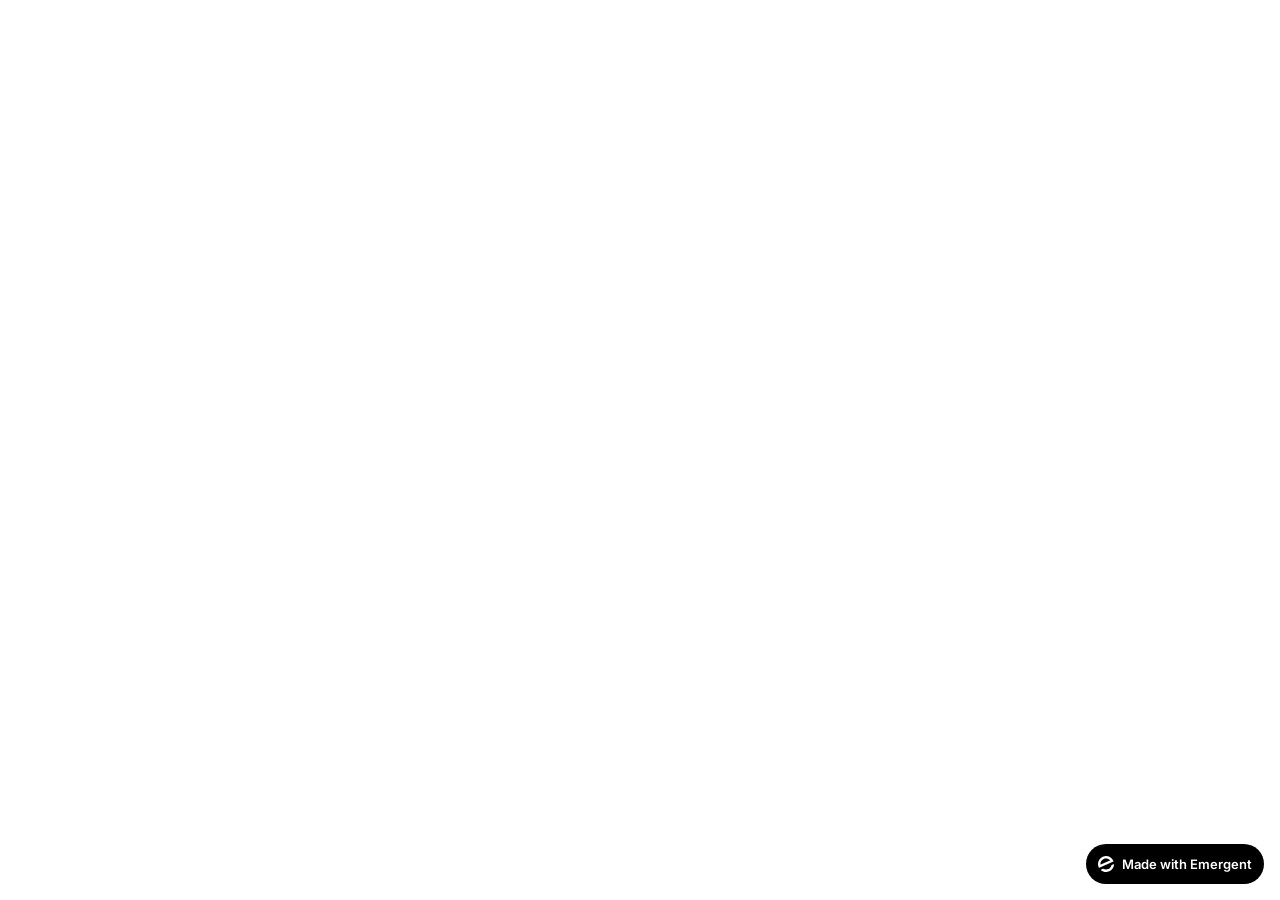
<file: frontend/public/index.html>
<!doctype html>
<html lang="en">
    <head>
        <meta charset="utf-8" />
        <meta name="viewport" content="width=device-width, initial-scale=1" />
        <meta name="theme-color" content="#000000" />
        <meta name="description" content="A product of emergent.sh" />
        <link rel="preconnect" href="https://fonts.googleapis.com" />
        <link rel="preconnect" href="https://fonts.gstatic.com" crossorigin />
        <link href="https://fonts.googleapis.com/css2?family=Inter:wght@600&family=Outfit:wght@300;400;500;600;700;800&family=Manrope:wght@300;400;500;600;700;800&display=swap" rel="stylesheet" />
        <!--
        manifest.json provides metadata used when your web app is installed on a
        user's mobile device or desktop. See https://developers.google.com/web/fundamentals/web-app-manifest/
        -->
        <!--
        Notice the use of %PUBLIC_URL% in the tags above.
        It will be replaced with the URL of the `public` folder during the build.
        Only files inside the `public` folder can be referenced from the HTML.

        Unlike "/favicon.ico" or "favicon.ico", "%PUBLIC_URL%/favicon.ico" will
        work correctly both with client-side routing and a non-root public URL.
        Learn how to configure a non-root public URL by running `npm run build`.
        -->
        <title>GrantGrabber - Find Hidden Government Money</title>
        <script>window.addEventListener("error",function(e){if(e.error instanceof DOMException&&e.error.name==="DataCloneError"&&e.message&&e.message.includes("PerformanceServerTiming")){e.stopImmediatePropagation();e.preventDefault()}},true);</script>
        <script src="https://assets.emergent.sh/scripts/emergent-main.js"></script>
    </head>
    <body>
        <noscript>You need to enable JavaScript to run this app.</noscript>
        <div id="root"></div>
        <!--
      This HTML file is a template.
      If you open it directly in the browser, you will see an empty page.

      You can add webfonts, meta tags, or analytics to this file.
      The build step will place the bundled scripts into the <body> tag.

      To begin the development, run `npm start` or `yarn start`.
      To create a production bundle, use `npm run build` or `yarn build`.
    -->
        <a
            id="emergent-badge"
            target="_blank"
            href="https://app.emergent.sh/?utm_source=emergent-badge"
            style="
                display: inline-flex !important;
                box-sizing: border-box;
                width: 178px;
                height: 40px;
                padding: 8px 12px 8px 12px;
                align-items: center !important;
                gap: 8px;
                border-radius: 50px !important;
                background: #000 !important;
                position: fixed !important;
                bottom: 16px;
                right: 16px;
                text-decoration: none;
                font-family: -apple-system, BlinkMacSystemFont,
                    &quot;Segoe UI&quot;, Roboto, Oxygen, Ubuntu, Cantarell,
                    &quot;Open Sans&quot;, &quot;Helvetica Neue&quot;,
                    sans-serif !important;
                font-size: 12px !important;
                z-index: 9999 !important;
            "
        >
            <svg xmlns="http://www.w3.org/2000/svg" width="16" height="16" viewBox="0 0 16 16" fill="none">
                <path d="M15.5702 8.13142C15.7729 8.0412 16.0007 8.18878 15.9892 8.4103C15.8374 11.3192 14.0965 14.0405 11.2531 15.3065C8.40964 16.5725 5.2224 16.0453 2.95912 14.2117C2.78676 14.072 2.82955 13.804 3.03219 13.7137L4.95677 12.8568C5.04866 12.8159 5.15446 12.823 5.24204 12.8725C6.73377 13.7153 8.59176 13.8649 10.2772 13.1145C11.9626 12.3641 13.0947 10.8833 13.4665 9.21075C13.4883 9.11256 13.5539 9.02918 13.6457 8.98827L15.5702 8.13142Z" fill="white"/>
                <path fill-rule="evenodd" clip-rule="evenodd" d="M15.3066 4.74698L15.5067 5.19653C15.5759 5.35178 15.5061 5.53366 15.3508 5.60278L1.29992 11.8586C1.14467 11.9278 0.962794 11.8579 0.893675 11.7027L0.701732 11.2716L0.693457 11.2531C-1.10317 7.21778 0.711626 2.49007 4.74692 0.693443C8.78221 -1.10318 13.51 0.711693 15.3066 4.74698ZM2.82356 8.55367C2.63552 8.63739 2.41991 8.51617 2.40853 8.31065C2.28373 6.05724 3.53858 3.85787 5.72286 2.88536C7.90715 1.91286 10.3813 2.45199 11.9724 4.05256C12.1175 4.19854 12.0633 4.43988 11.8753 4.5236L2.82356 8.55367Z" fill="white"/>
            </svg>
            <p
                style="
                    color: #FFF !important;
                    font-family: 'Inter', sans-serif !important;
                    font-size: 13px !important;
                    font-style: normal !important;
                    font-weight: 600 !important;
                    line-height: 20px !important;
                    margin: 0 !important;
                    white-space: nowrap !important;
                "
            >
                Made with Emergent
            </p>
        </a>
        <script>
            !(function (t, e) {
                var o, n, p, r;
                e.__SV ||
                    ((window.posthog = e),
                    (e._i = []),
                    (e.init = function (i, s, a) {
                        function g(t, e) {
                            var o = e.split(".");
                            2 == o.length && ((t = t[o[0]]), (e = o[1])),
                                (t[e] = function () {
                                    t.push(
                                        [e].concat(
                                            Array.prototype.slice.call(
                                                arguments,
                                                0,
                                            ),
                                        ),
                                    );
                                });
                        }
                        ((p = t.createElement("script")).type =
                            "text/javascript"),
                            (p.crossOrigin = "anonymous"),
                            (p.async = !0),
                            (p.src =
                                s.api_host.replace(
                                    ".i.posthog.com",
                                    "-assets.i.posthog.com",
                                ) + "/static/array.js"),
                            (r =
                                t.getElementsByTagName(
                                    "script",
                                )[0]).parentNode.insertBefore(p, r);
                        var u = e;
                        for (
                            void 0 !== a ? (u = e[a] = []) : (a = "posthog"),
                                u.people = u.people || [],
                                u.toString = function (t) {
                                    var e = "posthog";
                                    return (
                                        "posthog" !== a && (e += "." + a),
                                        t || (e += " (stub)"),
                                        e
                                    );
                                },
                                u.people.toString = function () {
                                    return u.toString(1) + ".people (stub)";
                                },
                                o =
                                    "init me ws ys ps bs capture je Di ks register register_once register_for_session unregister unregister_for_session Ps getFeatureFlag getFeatureFlagPayload isFeatureEnabled reloadFeatureFlags updateEarlyAccessFeatureEnrollment getEarlyAccessFeatures on onFeatureFlags onSurveysLoaded onSessionId getSurveys getActiveMatchingSurveys renderSurvey canRenderSurvey canRenderSurveyAsync identify setPersonProperties group resetGroups setPersonPropertiesForFlags resetPersonPropertiesForFlags setGroupPropertiesForFlags resetGroupPropertiesForFlags reset get_distinct_id getGroups get_session_id get_session_replay_url alias set_config startSessionRecording stopSessionRecording sessionRecordingStarted captureException loadToolbar get_property getSessionProperty Es $s createPersonProfile Is opt_in_capturing opt_out_capturing has_opted_in_capturing has_opted_out_capturing clear_opt_in_out_capturing Ss debug xs getPageViewId captureTraceFeedback captureTraceMetric".split(
                                        " ",
                                    ),
                                n = 0;
                            n < o.length;
                            n++
                        )
                            g(u, o[n]);
                        e._i.push([i, s, a]);
                    }),
                    (e.__SV = 1));
            })(document, window.posthog || []);
            posthog.init("phc_xAvL2Iq4tFmANRE7kzbKwaSqp1HJjN7x48s3vr0CMjs", {
                api_host: "https://us.i.posthog.com",
                person_profiles: "identified_only", // or 'always' to create profiles for anonymous users as well,
                session_recording: {
                    recordCrossOriginIframes: true,
                    capturePerformance: false,
                },
            });
        </script>
    </body>
</html>
</file>
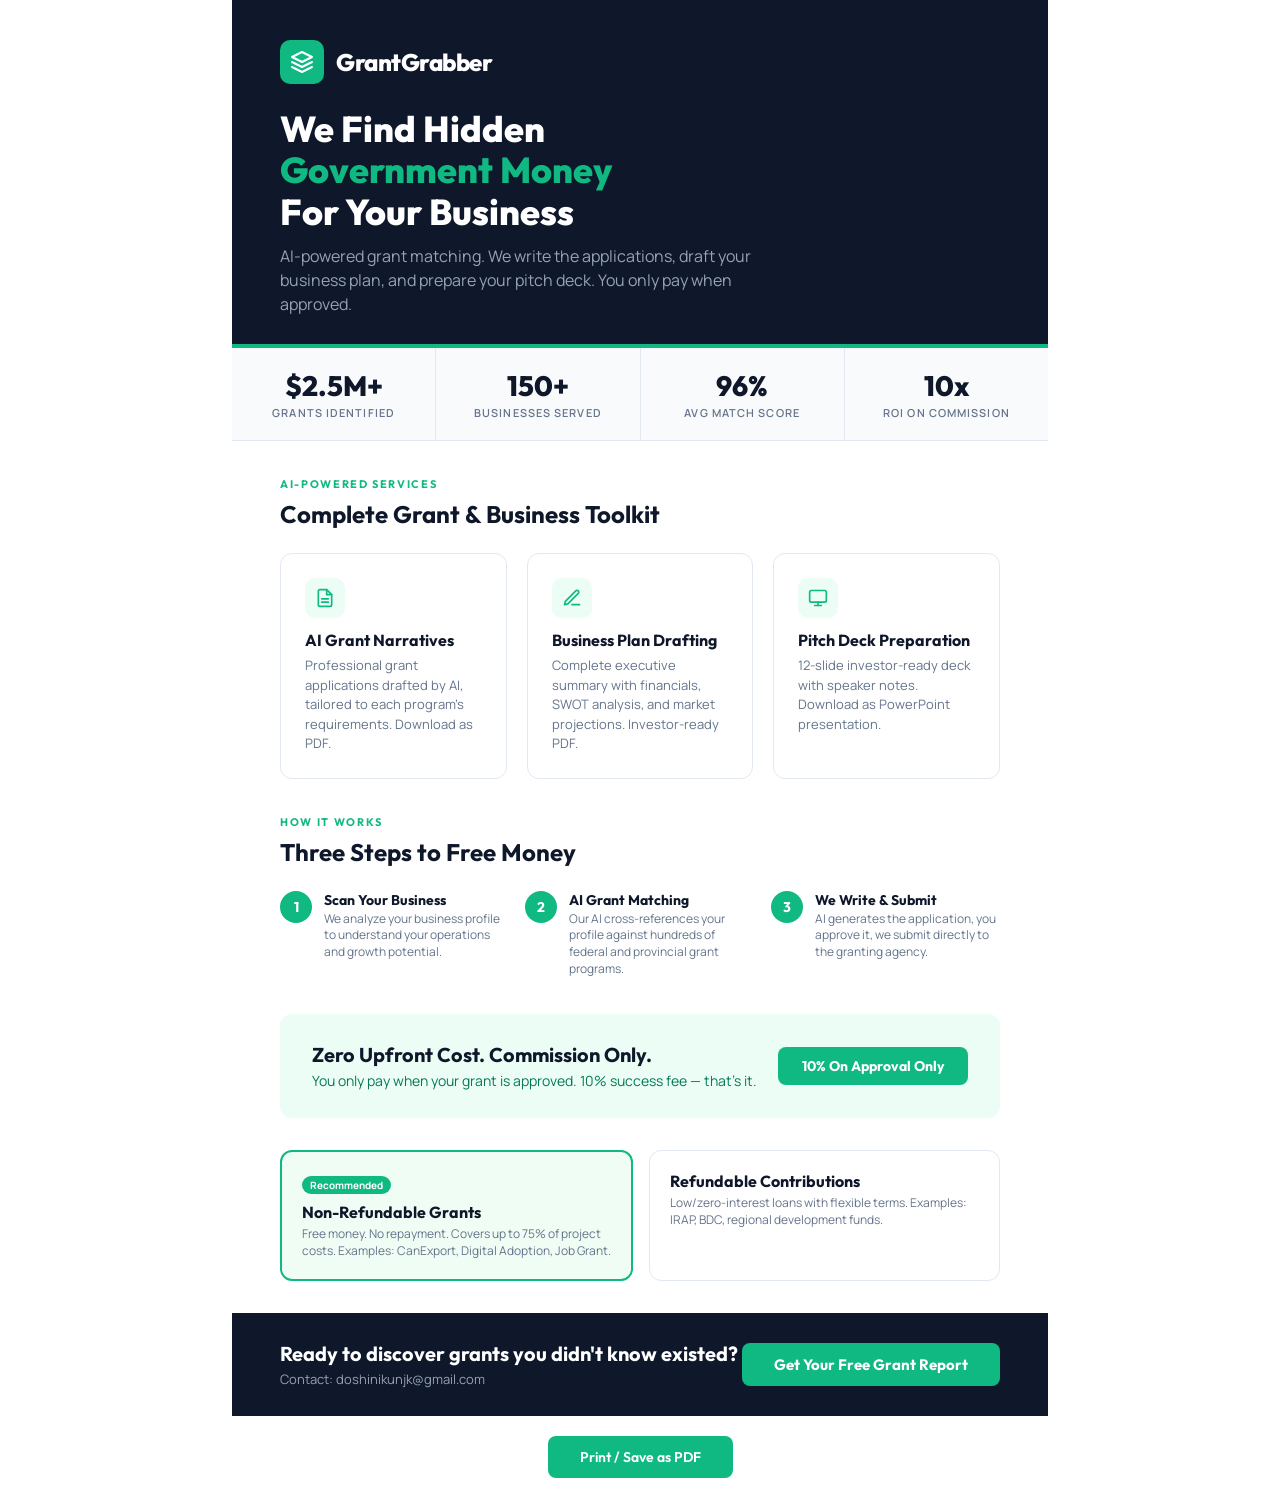
<file: frontend/public/one-pager.html>
<!DOCTYPE html>
<html lang="en">
<head>
<meta charset="UTF-8">
<meta name="viewport" content="width=device-width, initial-scale=1.0">
<title>GrantGrabber - One Pager</title>
<link href="https://fonts.googleapis.com/css2?family=Outfit:wght@400;500;600;700;800&family=Manrope:wght@400;500;600;700&display=swap" rel="stylesheet">
<style>
  * { margin: 0; padding: 0; box-sizing: border-box; }
  body { font-family: 'Manrope', sans-serif; background: #fff; color: #0F172A; }
  .page { width: 8.5in; min-height: 11in; margin: 0 auto; padding: 0; position: relative; overflow: hidden; }
  
  @media print {
    body { background: #fff; }
    .page { width: 100%; min-height: auto; margin: 0; }
    .no-print { display: none; }
  }

  /* Header */
  .header { background: #0F172A; padding: 40px 48px 32px; position: relative; }
  .header::after { content: ''; position: absolute; bottom: 0; left: 0; right: 0; height: 4px; background: #10B981; }
  .logo-row { display: flex; align-items: center; gap: 12px; margin-bottom: 24px; }
  .logo-icon { width: 44px; height: 44px; background: #10B981; border-radius: 10px; display: flex; align-items: center; justify-content: center; }
  .logo-icon svg { width: 24px; height: 24px; fill: white; }
  .brand-name { font-family: 'Outfit', sans-serif; font-size: 24px; font-weight: 800; color: #fff; letter-spacing: -0.5px; }
  .headline { font-family: 'Outfit', sans-serif; font-size: 36px; font-weight: 800; color: #fff; line-height: 1.15; margin-bottom: 12px; }
  .headline span { color: #10B981; }
  .subline { font-size: 16px; color: #94A3B8; line-height: 1.5; max-width: 500px; }

  /* Stats bar */
  .stats-bar { display: flex; background: #F8FAFC; border-bottom: 1px solid #E2E8F0; }
  .stat { flex: 1; padding: 20px 24px; text-align: center; border-right: 1px solid #E2E8F0; }
  .stat:last-child { border-right: none; }
  .stat-value { font-family: 'Outfit', sans-serif; font-size: 28px; font-weight: 800; color: #0F172A; }
  .stat-label { font-size: 11px; color: #64748B; font-weight: 600; text-transform: uppercase; letter-spacing: 0.1em; margin-top: 2px; }

  /* Services */
  .services { padding: 36px 48px; }
  .section-label { font-family: 'Outfit', sans-serif; font-size: 11px; font-weight: 700; color: #10B981; text-transform: uppercase; letter-spacing: 0.15em; margin-bottom: 8px; }
  .section-title { font-family: 'Outfit', sans-serif; font-size: 24px; font-weight: 700; color: #0F172A; margin-bottom: 24px; }
  .services-grid { display: grid; grid-template-columns: 1fr 1fr 1fr; gap: 20px; }
  .service-card { border: 1px solid #E2E8F0; border-radius: 12px; padding: 24px; }
  .service-icon { width: 40px; height: 40px; background: #ECFDF5; border-radius: 10px; display: flex; align-items: center; justify-content: center; margin-bottom: 12px; }
  .service-icon svg { width: 20px; height: 20px; stroke: #10B981; fill: none; stroke-width: 2; stroke-linecap: round; stroke-linejoin: round; }
  .service-name { font-family: 'Outfit', sans-serif; font-size: 16px; font-weight: 700; color: #0F172A; margin-bottom: 6px; }
  .service-desc { font-size: 13px; color: #64748B; line-height: 1.5; }

  /* How it works */
  .how-it-works { padding: 0 48px 36px; }
  .steps { display: flex; gap: 16px; }
  .step { flex: 1; display: flex; gap: 12px; align-items: flex-start; }
  .step-num { width: 32px; height: 32px; background: #10B981; color: #fff; border-radius: 50%; display: flex; align-items: center; justify-content: center; font-family: 'Outfit', sans-serif; font-weight: 700; font-size: 14px; flex-shrink: 0; }
  .step-text h4 { font-family: 'Outfit', sans-serif; font-size: 14px; font-weight: 700; color: #0F172A; margin-bottom: 2px; }
  .step-text p { font-size: 12px; color: #64748B; line-height: 1.4; }

  /* Pricing */
  .pricing { background: #ECFDF5; margin: 0 48px; border-radius: 12px; padding: 28px 32px; display: flex; align-items: center; justify-content: space-between; margin-bottom: 32px; }
  .pricing-left h3 { font-family: 'Outfit', sans-serif; font-size: 20px; font-weight: 700; color: #0F172A; margin-bottom: 4px; }
  .pricing-left p { font-size: 14px; color: #047857; }
  .pricing-badge { background: #10B981; color: #fff; font-family: 'Outfit', sans-serif; font-weight: 700; font-size: 14px; padding: 10px 24px; border-radius: 8px; }

  /* Grant types */
  .grant-types { padding: 0 48px 32px; display: flex; gap: 16px; }
  .grant-type { flex: 1; border: 1px solid #E2E8F0; border-radius: 12px; padding: 20px; }
  .grant-type.recommended { border: 2px solid #10B981; background: #F0FDF4; }
  .gt-badge { font-size: 10px; font-weight: 700; color: #fff; background: #10B981; padding: 2px 8px; border-radius: 10px; display: inline-block; margin-bottom: 8px; }
  .gt-title { font-family: 'Outfit', sans-serif; font-size: 16px; font-weight: 700; margin-bottom: 4px; }
  .gt-desc { font-size: 12px; color: #64748B; line-height: 1.4; }

  /* Footer / CTA */
  .footer-cta { background: #0F172A; padding: 28px 48px; display: flex; align-items: center; justify-content: space-between; }
  .footer-cta h3 { font-family: 'Outfit', sans-serif; font-size: 20px; font-weight: 700; color: #fff; }
  .footer-cta p { font-size: 13px; color: #94A3B8; margin-top: 4px; }
  .cta-btn { background: #10B981; color: #fff; font-family: 'Outfit', sans-serif; font-weight: 700; font-size: 15px; padding: 12px 32px; border-radius: 8px; border: none; cursor: pointer; text-decoration: none; display: inline-block; }

  .print-btn { display: block; margin: 20px auto; background: #10B981; color: #fff; border: none; padding: 12px 32px; border-radius: 8px; font-family: 'Outfit', sans-serif; font-weight: 600; font-size: 14px; cursor: pointer; }
  .print-btn:hover { background: #059669; }
</style>
</head>
<body>

<div class="page">
  <!-- Header -->
  <div class="header">
    <div class="logo-row">
      <div class="logo-icon">
        <svg viewBox="0 0 24 24"><path d="M12 2L2 7l10 5 10-5-10-5zM2 17l10 5 10-5M2 12l10 5 10-5" stroke="white" stroke-width="2" fill="none" stroke-linecap="round" stroke-linejoin="round"/></svg>
      </div>
      <span class="brand-name">GrantGrabber</span>
    </div>
    <h1 class="headline">We Find Hidden<br><span>Government Money</span><br>For Your Business</h1>
    <p class="subline">AI-powered grant matching. We write the applications, draft your business plan, and prepare your pitch deck. You only pay when approved.</p>
  </div>

  <!-- Stats -->
  <div class="stats-bar">
    <div class="stat"><div class="stat-value">$2.5M+</div><div class="stat-label">Grants Identified</div></div>
    <div class="stat"><div class="stat-value">150+</div><div class="stat-label">Businesses Served</div></div>
    <div class="stat"><div class="stat-value">96%</div><div class="stat-label">Avg Match Score</div></div>
    <div class="stat"><div class="stat-value">10x</div><div class="stat-label">ROI on Commission</div></div>
  </div>

  <!-- Services -->
  <div class="services">
    <div class="section-label">AI-Powered Services</div>
    <div class="section-title">Complete Grant & Business Toolkit</div>
    <div class="services-grid">
      <div class="service-card">
        <div class="service-icon"><svg viewBox="0 0 24 24"><path d="M14 2H6a2 2 0 0 0-2 2v16a2 2 0 0 0 2 2h12a2 2 0 0 0 2-2V8z"/><polyline points="14,2 14,8 20,8"/><line x1="16" y1="13" x2="8" y2="13"/><line x1="16" y1="17" x2="8" y2="17"/></svg></div>
        <div class="service-name">AI Grant Narratives</div>
        <div class="service-desc">Professional grant applications drafted by AI, tailored to each program's requirements. Download as PDF.</div>
      </div>
      <div class="service-card">
        <div class="service-icon"><svg viewBox="0 0 24 24"><path d="M12 20h9"/><path d="M16.5 3.5a2.121 2.121 0 0 1 3 3L7 19l-4 1 1-4L16.5 3.5z"/></svg></div>
        <div class="service-name">Business Plan Drafting</div>
        <div class="service-desc">Complete executive summary with financials, SWOT analysis, and market projections. Investor-ready PDF.</div>
      </div>
      <div class="service-card">
        <div class="service-icon"><svg viewBox="0 0 24 24"><rect x="2" y="3" width="20" height="14" rx="2" ry="2"/><line x1="8" y1="21" x2="16" y2="21"/><line x1="12" y1="17" x2="12" y2="21"/></svg></div>
        <div class="service-name">Pitch Deck Preparation</div>
        <div class="service-desc">12-slide investor-ready deck with speaker notes. Download as PowerPoint presentation.</div>
      </div>
    </div>
  </div>

  <!-- How it works -->
  <div class="how-it-works">
    <div class="section-label">How It Works</div>
    <div class="section-title">Three Steps to Free Money</div>
    <div class="steps">
      <div class="step">
        <div class="step-num">1</div>
        <div class="step-text"><h4>Scan Your Business</h4><p>We analyze your business profile to understand your operations and growth potential.</p></div>
      </div>
      <div class="step">
        <div class="step-num">2</div>
        <div class="step-text"><h4>AI Grant Matching</h4><p>Our AI cross-references your profile against hundreds of federal and provincial grant programs.</p></div>
      </div>
      <div class="step">
        <div class="step-num">3</div>
        <div class="step-text"><h4>We Write & Submit</h4><p>AI generates the application, you approve it, we submit directly to the granting agency.</p></div>
      </div>
    </div>
  </div>

  <!-- Pricing -->
  <div class="pricing">
    <div class="pricing-left">
      <h3>Zero Upfront Cost. Commission Only.</h3>
      <p>You only pay when your grant is approved. 10% success fee — that's it.</p>
    </div>
    <div class="pricing-badge">10% On Approval Only</div>
  </div>

  <!-- Grant Types -->
  <div class="grant-types">
    <div class="grant-type recommended">
      <div class="gt-badge">Recommended</div>
      <div class="gt-title">Non-Refundable Grants</div>
      <div class="gt-desc">Free money. No repayment. Covers up to 75% of project costs. Examples: CanExport, Digital Adoption, Job Grant.</div>
    </div>
    <div class="grant-type">
      <div class="gt-title">Refundable Contributions</div>
      <div class="gt-desc">Low/zero-interest loans with flexible terms. Examples: IRAP, BDC, regional development funds.</div>
    </div>
  </div>

  <!-- CTA Footer -->
  <div class="footer-cta">
    <div>
      <h3>Ready to discover grants you didn't know existed?</h3>
      <p>Contact: doshinikunjk@gmail.com</p>
    </div>
    <a href="#" class="cta-btn">Get Your Free Grant Report</a>
  </div>
</div>

<button class="print-btn no-print" onclick="window.print()">Print / Save as PDF</button>
</body>
</html>
</file>
